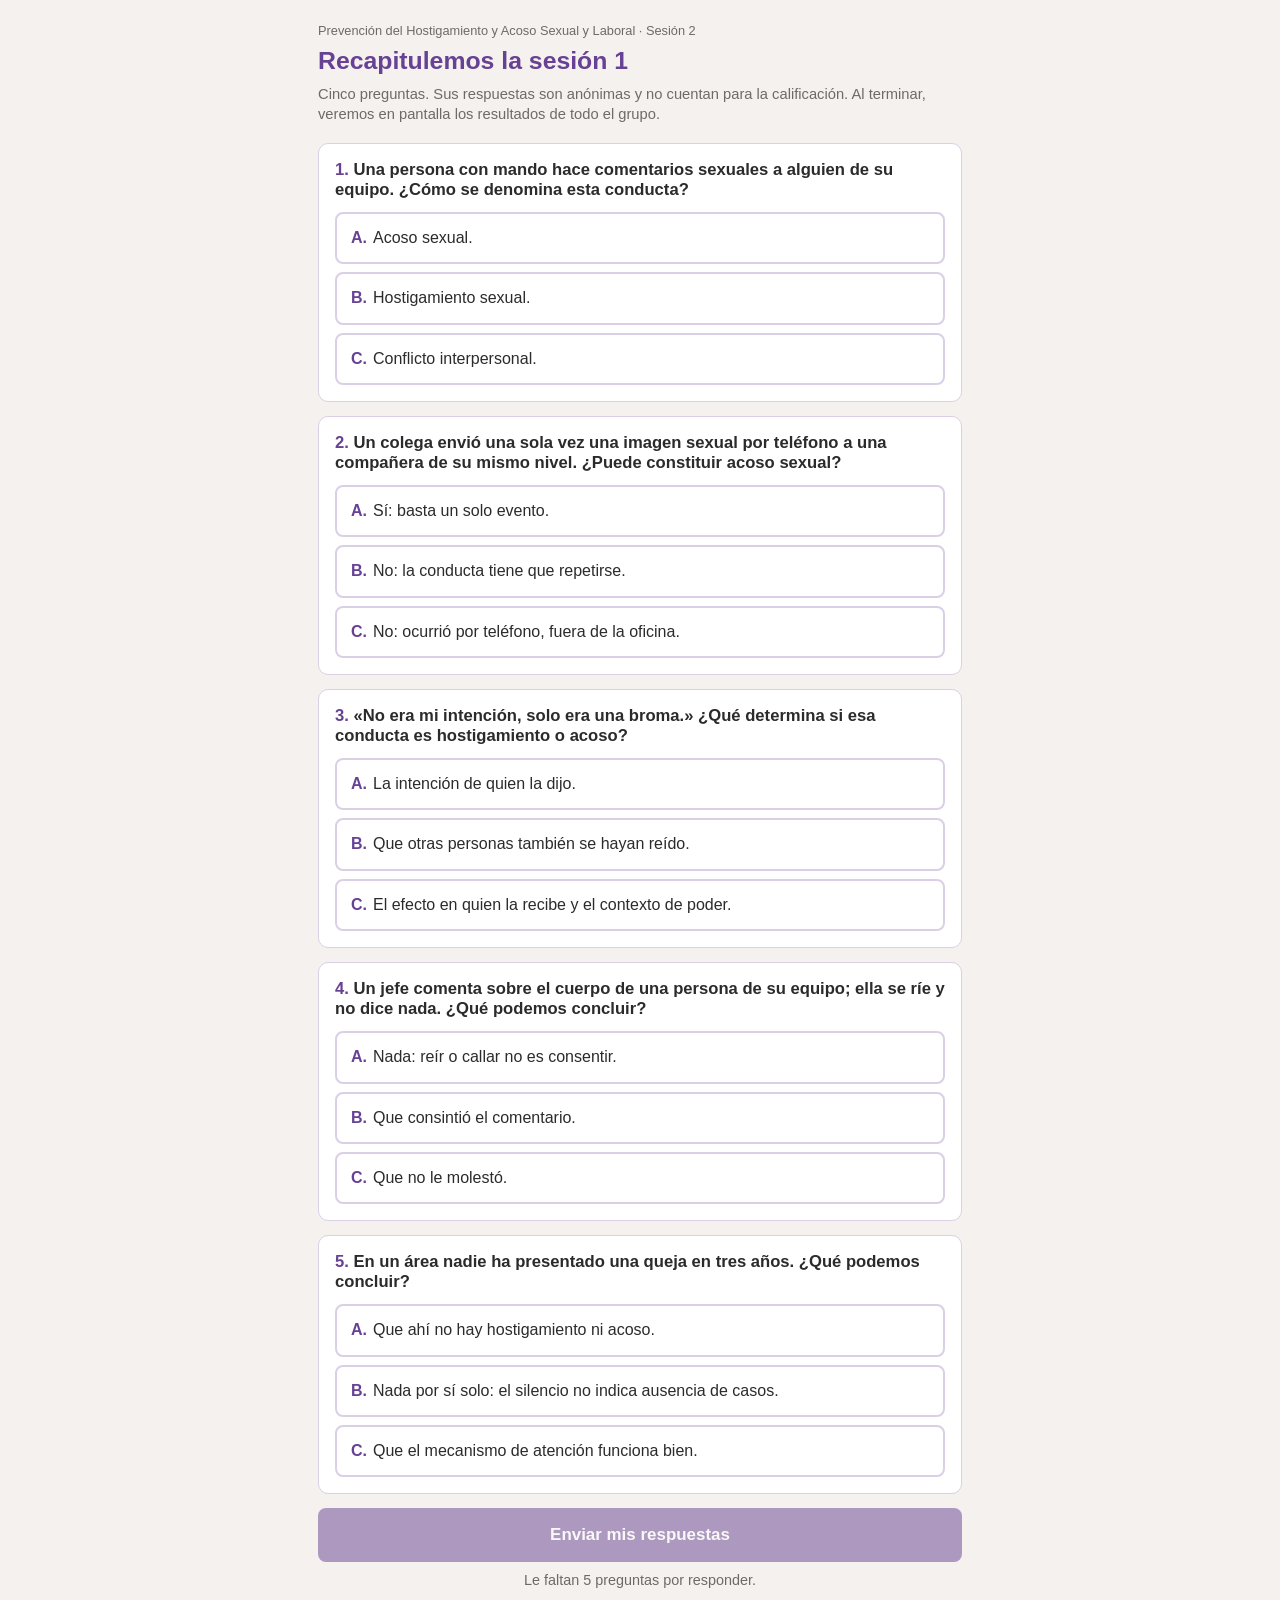
<file: index.html>
<!DOCTYPE html>
<html lang="es-MX"><head><meta charset="utf-8"><meta name="viewport" content="width=device-width,initial-scale=1">
<meta name="robots" content="noindex"><title>Recapitulemos la sesión 1</title>
<link rel="stylesheet" href="estilo.css"></head>
<body><main class="part">
<header><p class="sobre">Prevención del Hostigamiento y Acoso Sexual y Laboral · Sesión 2</p>
<h1>Recapitulemos la sesión 1</h1>
<p class="nota">Cinco preguntas. Sus respuestas son anónimas y no cuentan para la calificación. Al terminar, veremos en pantalla los resultados de todo el grupo.</p></header>
<div id="preguntas"></div>
<button class="btn" id="enviar" disabled>Enviar mis respuestas</button>
<p class="falta" id="falta"></p><p class="error oculto" id="error">No se pudo enviar. Revise su conexión e intente de nuevo; si no funciona, escriba sus respuestas en el chat de Zoom.</p>
<section class="listo oculto" id="listo"><h2>¡Gracias!</h2><p>Sus respuestas ya se enviaron. Regrese a la sesión de Zoom para ver los resultados del grupo.</p></section>
</main>
<script src="datos.js"></script>
<script>
const clave="phasl-s2-recap-"+CANAL;
let uid=localStorage.getItem(clave+"-uid");
if(!uid){uid=Math.random().toString(36).slice(2,10)+Date.now().toString(36).slice(-4);localStorage.setItem(clave+"-uid",uid);}
const r=Array(PREGUNTAS.length).fill(null);
const cont=document.getElementById("preguntas"),btn=document.getElementById("enviar"),falta=document.getElementById("falta");
cont.innerHTML=PREGUNTAS.map((p,i)=>`<section class="preg"><h2><b>${i+1}.</b> ${esc(p.t)}</h2>${p.o.map((o,j)=>`<button type="button" class="opc" data-p="${i}" data-o="${j}" aria-pressed="false"><b>${LETRAS[j]}.</b>${esc(o)}</button>`).join("")}</section>`).join("");
function act(){const n=r.filter(x=>x===null).length;btn.disabled=n>0;falta.textContent=n?`Le falta${n>1?"n":""} ${n} pregunta${n>1?"s":""} por responder.`:"";}
cont.addEventListener("click",e=>{const b=e.target.closest(".opc");if(!b)return;const p=+b.dataset.p;r[p]=+b.dataset.o;
 cont.querySelectorAll(`.opc[data-p="${p}"]`).forEach(x=>x.setAttribute("aria-pressed",x===b));act();});
act();
function fin(){cont.classList.add("oculto");btn.classList.add("oculto");falta.classList.add("oculto");document.getElementById("error").classList.add("oculto");document.getElementById("listo").classList.remove("oculto");scrollTo(0,0);}
// Una respuesta por dispositivo durante la jornada; pasadas 10 horas puede volver a responder.
const prev=+localStorage.getItem(clave+"-env")||0;if(Date.now()-prev<36e6)fin();
btn.onclick=async()=>{btn.disabled=true;btn.textContent="Enviando…";document.getElementById("error").classList.add("oculto");
 for(let k=0;k<4;k++){try{const x=await fetch("https://ntfy.sh/"+CANAL,{method:"POST",body:JSON.stringify({u:uid,r})});
   if(x.ok){localStorage.setItem(clave+"-env",String(Date.now()));fin();return;}}catch(e){}
   await new Promise(ok=>setTimeout(ok,1500*(k+1)));}
 btn.disabled=false;btn.textContent="Enviar mis respuestas";document.getElementById("error").classList.remove("oculto");};
</script></body></html>
</file>
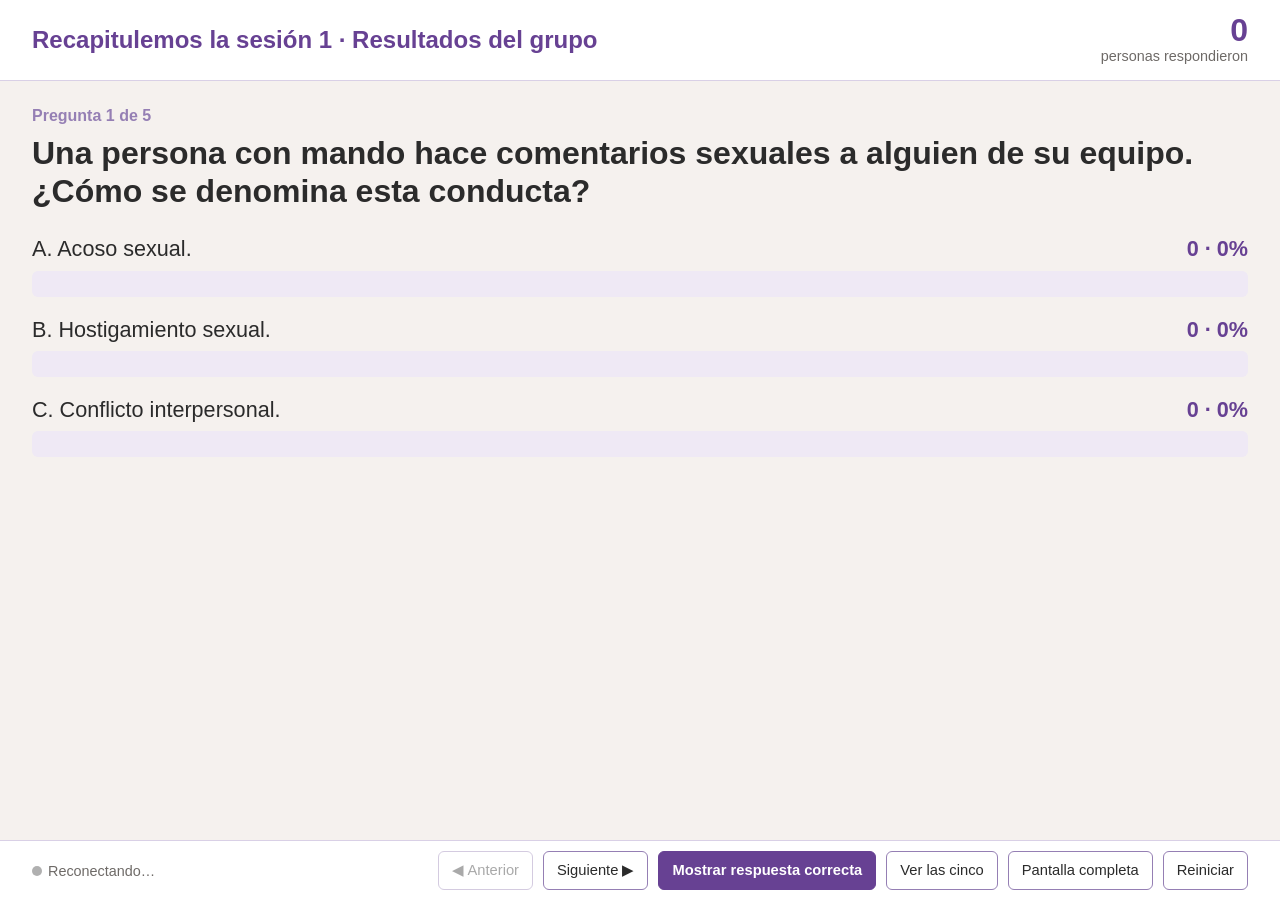
<file: resultados/index.html>
<!DOCTYPE html>
<html lang="es-MX"><head><meta charset="utf-8"><meta name="viewport" content="width=device-width,initial-scale=1">
<meta name="robots" content="noindex"><title>Resultados · Recapitulemos la sesión 1</title>
<link rel="stylesheet" href="../estilo.css"></head>
<body class="proy">
<div class="top"><h1>Recapitulemos la sesión 1 · Resultados del grupo</h1><div class="cuenta"><b id="total">0</b>personas respondieron</div></div>
<div class="cuerpo" id="cuerpo"></div>
<div class="pie"><span><span class="punto" id="punto"></span><span id="estado">Conectando…</span></span>
<span class="esp"></span>
<button class="ctrl" id="ant">◀ Anterior</button><button class="ctrl" id="sig">Siguiente ▶</button>
<button class="ctrl prim" id="ver">Mostrar respuesta correcta</button>
<button class="ctrl" id="todas">Ver las cinco</button><button class="ctrl" id="pc">Pantalla completa</button><button class="ctrl" id="rei">Reiniciar</button></div>
<script src="../datos.js"></script>
<script>
const CLAVE=[
 {k:1,w:"Hay subordinación jerárquica real, y ese es el criterio que distingue el hostigamiento del acoso.",f:"Sesión 1, «La subordinación es el criterio que los distingue». Ley Federal del Trabajo, artículo 3 Bis"},
 {k:0,w:"La ley no exige que la conducta se repita, y si la relación es de trabajo, lo que ocurre en el entorno digital también es laboral.",f:"Sesión 1, «La subordinación es el criterio que los distingue» y «Conductas físicas y en entornos digitales»"},
 {k:2,w:"La buena intención no es un criterio jurídico. La misma frase puede ser inocua entre pares y coercitiva dicha por quien evalúa el desempeño.",f:"Sesión 1, «No era mi intención»"},
 {k:0,w:"Donde hay jerarquía, la libertad para negarse está condicionada. La pregunta es si esa persona estaba en condiciones de decir que no.",f:"Sesión 1, «Consentimiento en el contexto laboral»"},
 {k:1,w:"Cuando se duda de quien habla, el resto del personal aprende que no vale la pena hablar. El silencio con frecuencia indica lo contrario.",f:"Sesión 1, «Revictimización y silencio organizacional». ACUERDO INE/CG625/2021, apartado 3.2.2"}
];
const $=id=>document.getElementById(id);
const resp=new Map();let i=0,verOk=false,vista="una";
const cDesde="phasl-res-desde-"+CANAL;
function cuenta(q){const c=PREGUNTAS[q].o.map(()=>0);let t=0;resp.forEach(r=>{if(Number.isInteger(r[q])&&r[q]>=0&&r[q]<c.length){c[r[q]]++;t++;}});return{c,t};}
function barras(q,conOk){const{c,t}=cuenta(q);return PREGUNTAS[q].o.map((o,j)=>{const p=t?Math.round(100*c[j]/t):0;const ok=conOk&&j===CLAVE[q].k;
 return `<div class="barra${ok?" ok":""}"><div class="et"><span>${LETRAS[j]}. ${esc(o)}</span><b>${c[j]} · ${p}%</b></div><div class="pista"><div class="rell" style="width:${p}%"></div></div></div>`;}).join("");}
function pinta(){
 $("total").textContent=resp.size;
 if(vista==="todas"){$("cuerpo").innerHTML=`<div class="todas">${PREGUNTAS.map((p,q)=>`<div class="mini" data-q="${q}"><h3>${q+1}. ${esc(p.t)}</h3>${barras(q,verOk)}</div>`).join("")}</div>`;}
 else{const p=PREGUNTAS[i];$("cuerpo").innerHTML=`<div class="q"><p class="n">Pregunta ${i+1} de ${PREGUNTAS.length}</p><h2>${esc(p.t)}</h2>${barras(i,verOk)}${verOk?`<p class="porque"><b>Por qué: </b>${esc(CLAVE[i].w)}<small>${esc(CLAVE[i].f)}</small></p>`:""}</div>`;}
 $("ant").disabled=vista==="todas"||i===0;$("sig").disabled=vista==="todas"||i===PREGUNTAS.length-1;
 $("ver").textContent=verOk?"Ocultar respuesta correcta":"Mostrar respuesta correcta";$("todas").textContent=vista==="todas"?"Ver una por una":"Ver las cinco";}
function mover(d){const n=i+d;if(n<0||n>=PREGUNTAS.length)return;i=n;verOk=false;pinta();}
$("ant").onclick=()=>mover(-1);$("sig").onclick=()=>mover(1);
$("ver").onclick=()=>{verOk=!verOk;pinta();};
$("todas").onclick=()=>{vista=vista==="todas"?"una":"todas";pinta();};
$("cuerpo").addEventListener("click",e=>{const m=e.target.closest(".mini");if(m){i=+m.dataset.q;vista="una";pinta();}});
const pc=()=>document.fullscreenElement?document.exitFullscreen():document.documentElement.requestFullscreen();$("pc").onclick=pc;
document.addEventListener("keydown",e=>{if(e.key==="ArrowRight")mover(1);if(e.key==="ArrowLeft")mover(-1);if(e.key===" "){e.preventDefault();verOk=!verOk;pinta();}if(e.key==="f"||e.key==="F")pc();});
$("rei").onclick=()=>{if(confirm("¿Borrar de esta pantalla las respuestas recibidas y empezar de cero?")){localStorage.setItem(cDesde,String(Math.floor(Date.now()/1000)));location.reload();}};
const vistos=new Set();
const desde=localStorage.getItem(cDesde)||"all";
function recibe(m){let d;try{if(m.event!=="message"||vistos.has(m.id))return false;vistos.add(m.id);d=JSON.parse(m.message);}catch(e){return false;}
 if(d&&d.u&&Array.isArray(d.r)){resp.set(String(d.u),d.r);return true;}return false;}
function enVivo(on){$("punto").classList.toggle("on",on);$("estado").textContent=on?"En vivo":"Reconectando…";}
// La consulta periódica trae lo ya respondido; el canal en vivo solo acelera lo que llega después.
async function consulta(){try{const x=await fetch("https://ntfy.sh/"+CANAL+"/json?poll=1&since="+desde);if(!x.ok)throw 0;
  let cambio=false;(await x.text()).split("\n").filter(Boolean).forEach(l=>{if(recibe(JSON.parse(l)))cambio=true;});enVivo(true);if(cambio)pinta();}catch(e){enVivo(false);}}
const es=new EventSource("https://ntfy.sh/"+CANAL+"/sse?since="+Math.floor(Date.now()/1000));
es.onmessage=ev=>{try{if(recibe(JSON.parse(ev.data)))pinta();}catch(e){}};
pinta();consulta();setInterval(consulta,6000);
</script></body></html>
</file>
<file: estilo.css>
:root{--mor:#674193;--lila:#957FB4;--claro:#EFE9F5;--fondo:#F5F1EE;--tinta:#2B2B2B;--gris:#6E6A67;--linea:#D9D0E6;--ok:#2F6B4F}
*{box-sizing:border-box}
body{margin:0;font-family:Arial,Helvetica,sans-serif;color:var(--tinta);background:var(--fondo);line-height:1.4}
button{font:inherit;cursor:pointer}
h1,h2{color:var(--mor);margin:0;line-height:1.2}
.part{max-width:680px;margin:0 auto;padding:22px 18px 48px}
.part header{margin-bottom:18px}
.sobre{font-size:.8rem;color:var(--gris);margin:0 0 6px}
.part h1{font-size:1.55rem}
.nota{font-size:.92rem;color:var(--gris);margin:8px 0 0}
.preg{background:#fff;border:1px solid var(--linea);border-radius:10px;padding:16px;margin-bottom:14px}
.preg h2{font-size:1.04rem;color:var(--tinta);margin-bottom:12px}
.preg h2 b{color:var(--mor)}
.opc{display:block;width:100%;text-align:left;padding:13px 14px;margin-top:8px;background:#fff;color:var(--tinta);border:2px solid var(--linea);border-radius:8px;font-size:1rem}
.opc b{color:var(--mor);margin-right:6px}
.opc[aria-pressed=true]{background:var(--mor);border-color:var(--mor);color:#fff}
.opc[aria-pressed=true] b{color:#fff}
.opc:focus-visible,.btn:focus-visible,.ctrl:focus-visible{outline:3px solid var(--lila);outline-offset:2px}
.btn{display:block;width:100%;padding:15px;border:0;border-radius:8px;background:var(--mor);color:#fff;font-weight:700;font-size:1.06rem}
.btn:disabled{opacity:.5;cursor:not-allowed}
.falta{text-align:center;font-size:.9rem;color:var(--gris);margin:8px 0 0}
.error{color:#9B1C1C;font-weight:700;margin-top:10px}
.listo{text-align:center;background:#fff;border:1px solid var(--linea);border-radius:10px;padding:36px 20px}
.listo h2{font-size:1.45rem;margin-bottom:8px}
.oculto{display:none!important}
/* Proyección */
.proy{height:100vh;display:flex;flex-direction:column;background:var(--fondo)}
.top{display:flex;align-items:center;gap:24px;padding:14px 32px;background:#fff;border-bottom:1px solid var(--linea)}
.top h1{font-size:1.5rem;flex:1}
.cuenta{text-align:right;font-size:.9rem;color:var(--gris)}
.cuenta b{display:block;font-size:2rem;line-height:1;color:var(--mor)}
.cuerpo{flex:1;min-height:0;overflow:auto;padding:24px 32px}
.q{max-width:1240px;margin:0 auto}
.q .n{font-weight:700;color:var(--lila);margin:0 0 6px}
.q h2{font-size:2rem;color:var(--tinta);margin-bottom:24px}
.barra{margin-bottom:18px}
.et{display:flex;justify-content:space-between;gap:20px;font-size:1.35rem;margin-bottom:6px}
.et b{color:var(--mor);white-space:nowrap}
.pista{height:26px;background:var(--claro);border-radius:6px;overflow:hidden}
.rell{height:100%;background:var(--lila);border-radius:6px;transition:width .5s ease}
.barra.ok .rell{background:var(--mor)}
.barra.ok .et span{font-weight:700;color:var(--mor)}
.barra.ok .et span::after{content:"  ✓ correcta"}
.porque{margin:22px 0 0;padding:16px 20px;background:#fff;border-radius:10px;font-size:1.3rem}
.porque b{color:var(--mor)}
.porque small{display:block;margin-top:8px;font-size:.85rem;color:var(--gris);font-style:italic}
.todas{display:grid;grid-template-columns:repeat(auto-fit,minmax(360px,1fr));gap:12px}
.mini{background:#fff;border:1px solid var(--linea);border-radius:10px;padding:12px 16px;cursor:pointer}
.mini h3{margin:0 0 8px;font-size:.95rem;font-weight:700}
.mini .et{font-size:.95rem;margin-bottom:2px}
.mini .pista{height:11px}
.mini .barra{margin-bottom:8px}
.pie{display:flex;align-items:center;gap:10px;flex-wrap:wrap;padding:10px 32px;background:#fff;border-top:1px solid var(--linea);font-size:.9rem;color:var(--gris)}
.esp{flex:1}
.punto{display:inline-block;width:10px;height:10px;border-radius:50%;background:#B0B0B0;margin-right:6px}
.punto.on{background:var(--ok)}
.ctrl{padding:8px 13px;border:1px solid var(--lila);border-radius:6px;background:#fff;color:var(--tinta);font-size:.92rem}
.ctrl.prim{background:var(--mor);border-color:var(--mor);color:#fff;font-weight:700}
.ctrl:disabled{opacity:.4;cursor:default}
</file>
